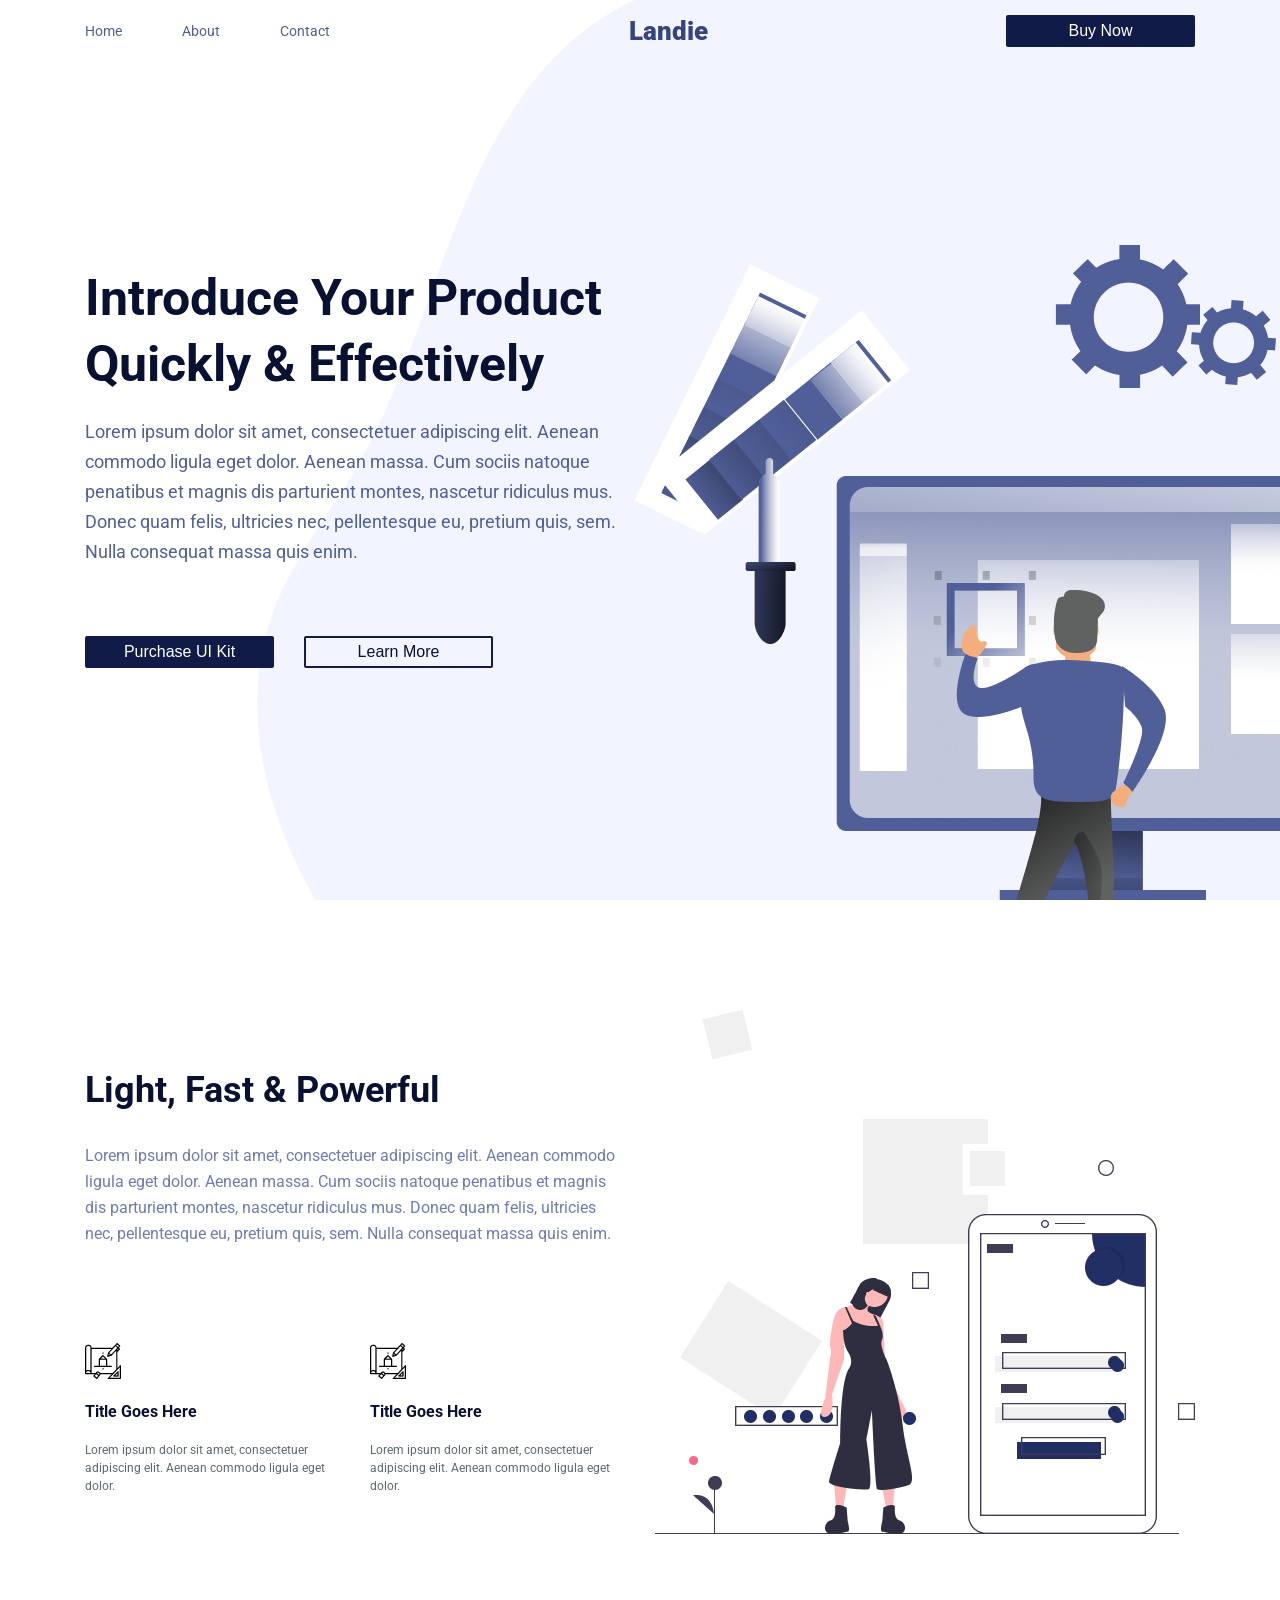
<file: projeto-semana-06-turma-05-starter/index.html>
<!DOCTYPE html>
<!DOCTYPE html>
<html lang="pt-br">
  <head>
    <meta charset="UTF-8" />
    <meta http-equiv="X-UA-Compatible" content="IE=edge" />
    <meta name="viewport" content="width=device-width, initial-scale=1.0" />
    <link rel="preconnect" href="https://fonts.googleapis.com" />
    <link rel="preconnect" href="https://fonts.gstatic.com" crossorigin />
    <link
      href="https://fonts.googleapis.com/css2?family=Roboto:wght@400;500;700;900&display=swap"
      rel="stylesheet"
    />
    <link rel="stylesheet" href="./assets/styles.css" />
    <title>Landing Page</title>
  </head>
  <body>
    <header class="header">
      <nav class="navbar">
        <div class="container">
          <div class="navbar-links">
            <a class="link" href="">Home</a>
            <a class="link" href="">About</a>
            <a class="link" href="">Contact</a>
          </div>
          <span class="logo">Landie</span>
          <button class="button button__primary">Buy Now</button>
        </div>
      </nav>
      <div class="container">
        <div class="intro">
          <h1 class="intro-title">
            Introduce Your Product Quickly & Effectively
          </h1>
          <p class="intro-description">
            Lorem ipsum dolor sit amet, consectetuer adipiscing elit. Aenean
            commodo ligula eget dolor. Aenean massa. Cum sociis natoque
            penatibus et magnis dis parturient montes, nascetur ridiculus mus.
            Donec quam felis, ultricies nec, pellentesque eu, pretium quis, sem.
            Nulla consequat massa quis enim.
          </p>
          <div class="intro-buttons">
            <button class="button button__primary">Purchase UI Kit</button>
            <button class="button button__outlined">Learn More</button>
          </div>
        </div>
      </div>
    </header>
    <main>
      <section class="sad-woman container">
        <div class="sad-woman-content">
          <h2 class="sad-woman-content-title">Light, Fast & Powerful</h2>
          <p class="sad-woman-content-description">
            Lorem ipsum dolor sit amet, consectetuer adipiscing elit. Aenean
            commodo ligula eget dolor. Aenean massa. Cum sociis natoque
            penatibus et magnis dis parturient montes, nascetur ridiculus mus.
            Donec quam felis, ultricies nec, pellentesque eu, pretium quis, sem.
            Nulla consequat massa quis enim.
          </p>
          <div class="sad-woman-blocks">
            <div class="sad-woman-blocks-item">
              <img src="./assets/images/Icon.png" />
              <h3 class="sad-woman-blocks-item-title">Title Goes Here</h3>
              <p class="sad-woman-blocks-item-description">
                Lorem ipsum dolor sit amet, consectetuer adipiscing elit. Aenean
                commodo ligula eget dolor.
              </p>
            </div>
            <div class="sad-woman-blocks-item">
              <img src="./assets/images/Icon.png" />
              <h3 class="sad-woman-blocks-item-title">Title Goes Here</h3>
              <p class="sad-woman-blocks-item-description">
                Lorem ipsum dolor sit amet, consectetuer adipiscing elit. Aenean
                commodo ligula eget dolor.
              </p>
            </div>
          </div>
        </div>
        <img src="./assets/images/woman.png" />
      </section>
    </main>
  </body>
</html>
</file>
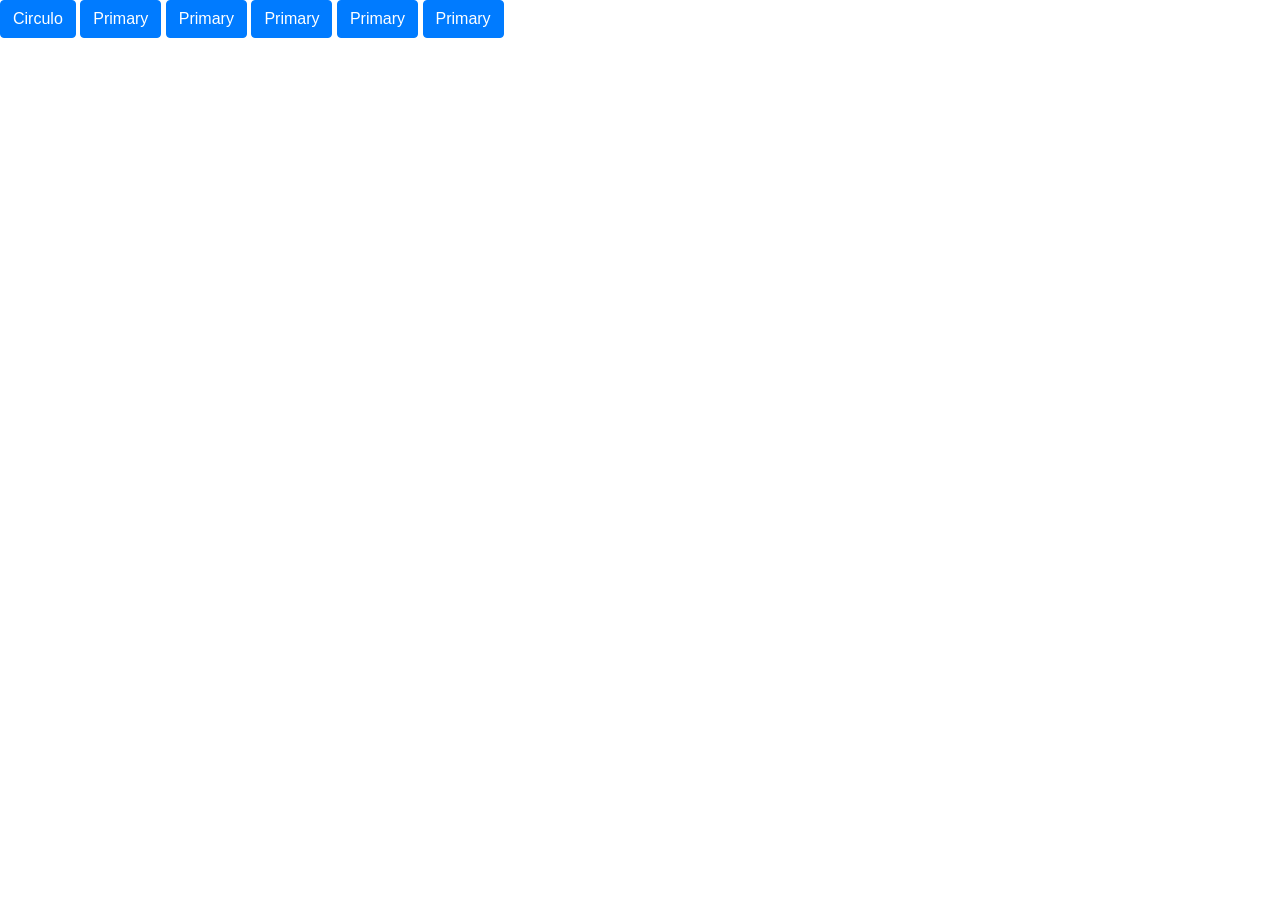
<file: Estudos_basicos/exempolo/index.html>
<!DOCTYPE html>
<html lang="pt-br">
<head>
    <meta charset="UTF-8">
    <meta http-equiv="X-UA-Compatible" content="IE=edge">
    <meta name="viewport" content="width=device-width, initial-scale=1.0">
    <title>exercicios js</title>
    <link rel="stylesheet" href="https://cdn.jsdelivr.net/npm/bootstrap@4.0.0/dist/css/bootstrap.min.css" integrity="sha384-Gn5384xqQ1aoWXA+058RXPxPg6fy4IWvTNh0E263XmFcJlSAwiGgFAW/dAiS6JXm" crossorigin="anonymous">

</head>
<body>
    <button type="button" class="btn btn-primary">Circulo</button>

    <button type="button" class="btn btn-primary">Primary</button>
     
    <button type="button" class="btn btn-primary">Primary</button>

    <button type="button" class="btn btn-primary">Primary</button>

    <button type="button" class="btn btn-primary">Primary</button>
     
    <button type="button" class="btn btn-primary">Primary</button>




    <script>
     
 




    



    </script>
</body>
</html>
</file>
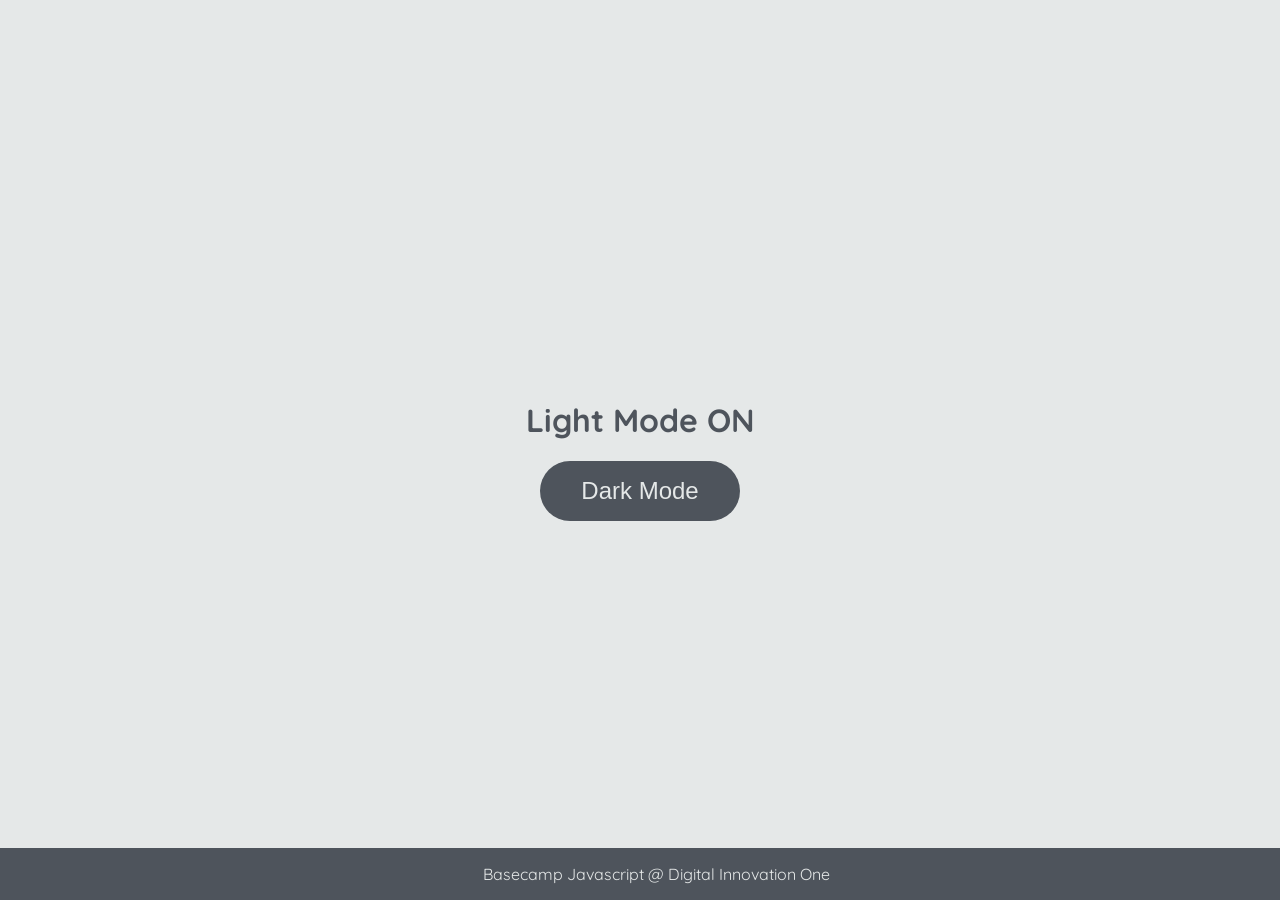
<file: JAVASCRIPT-FORK-UTILIZADO-NO-APRENDIZADO-TQI/DOM/index.html>
<!DOCTYPE html>
<html lang="en">
	<head>
		<meta charset="UTF-8" />
		<meta http-equiv="X-UA-Compatible" content="IE=edge" />
		<meta name="viewport" content="width=device-width, initial-scale=1.0" />
		<link rel="stylesheet" href="assets/css/styles.css" />
		<title>Dark mode and Light Mode</title>
	</head>
	<body>
		<main>
			<h1 id="page-title">Light Mode ON</h1>
			<button aria-label="selecionar-modo" id="mode-selector">Dark Mode</button>
		</main>

		<footer>Basecamp Javascript @ Digital Innovation One</footer>
		<script src="assets/js/scripts.js"></script>
	</body>
</html>
</file>
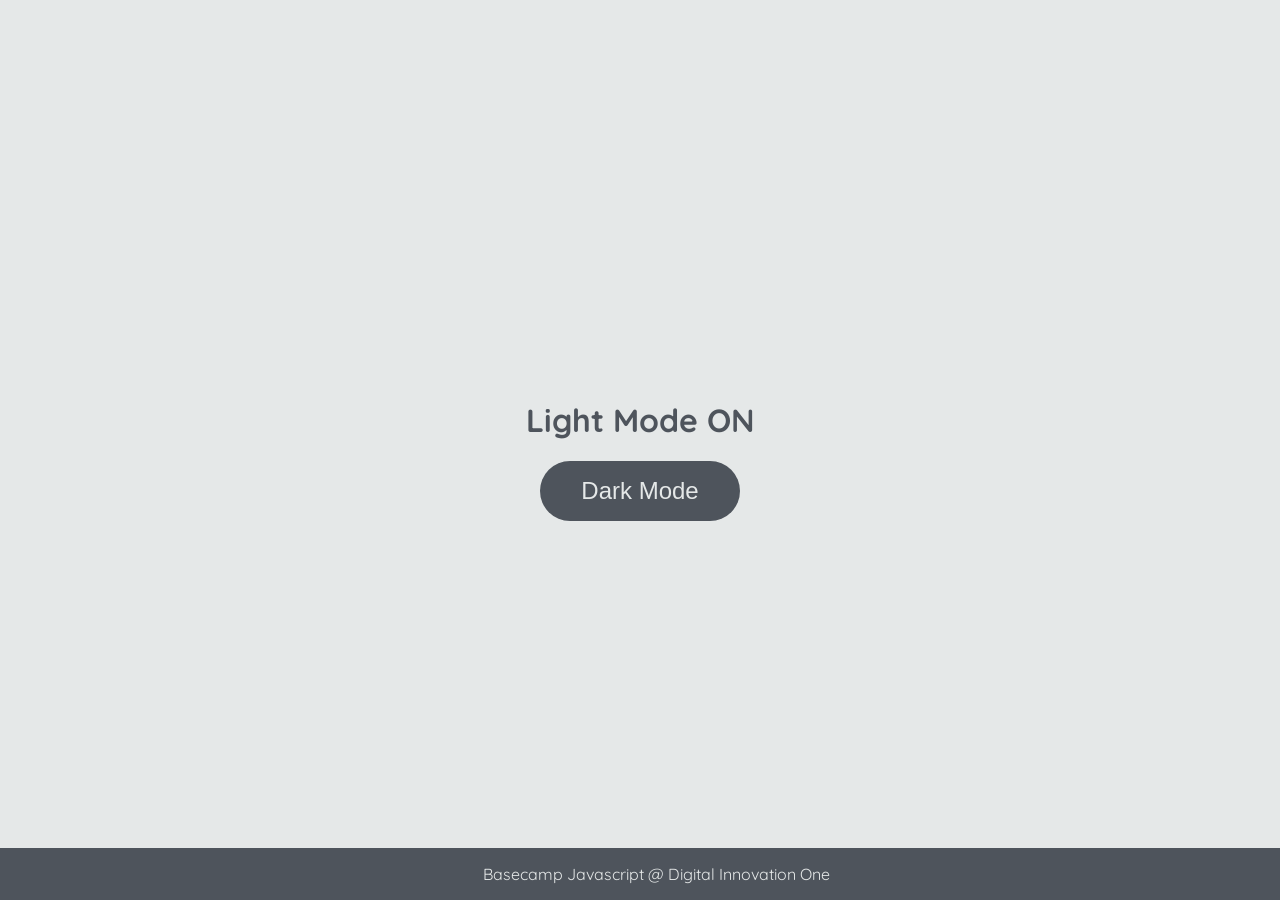
<file: Modulo-JS-FullSTACK-TQI-APRENDIZADO/atividadeManipulandoDOM/index.html>
<!DOCTYPE html>
<html lang="en">
  <head>
    <meta charset="UTF-8" />
    <meta http-equiv="X-UA-Compatible" content="IE=edge" />
    <meta name="viewport" content="width=device-width, initial-scale=1.0" />
    <link rel="stylesheet" href="assets/css/styles.css" />
    <title>Dark mode and Light Mode</title>
  </head>
  <body>
    <main>
      <h1 id="page-title">Light Mode ON</h1>
      <button aria-label="selecionar-modo" id="mode-selector">Dark Mode</button>
    </main>

    <footer>Basecamp Javascript @ Digital Innovation One</footer>
    <script src="assets/js/scripts.js"></script>
  </body>
</html>
</file>
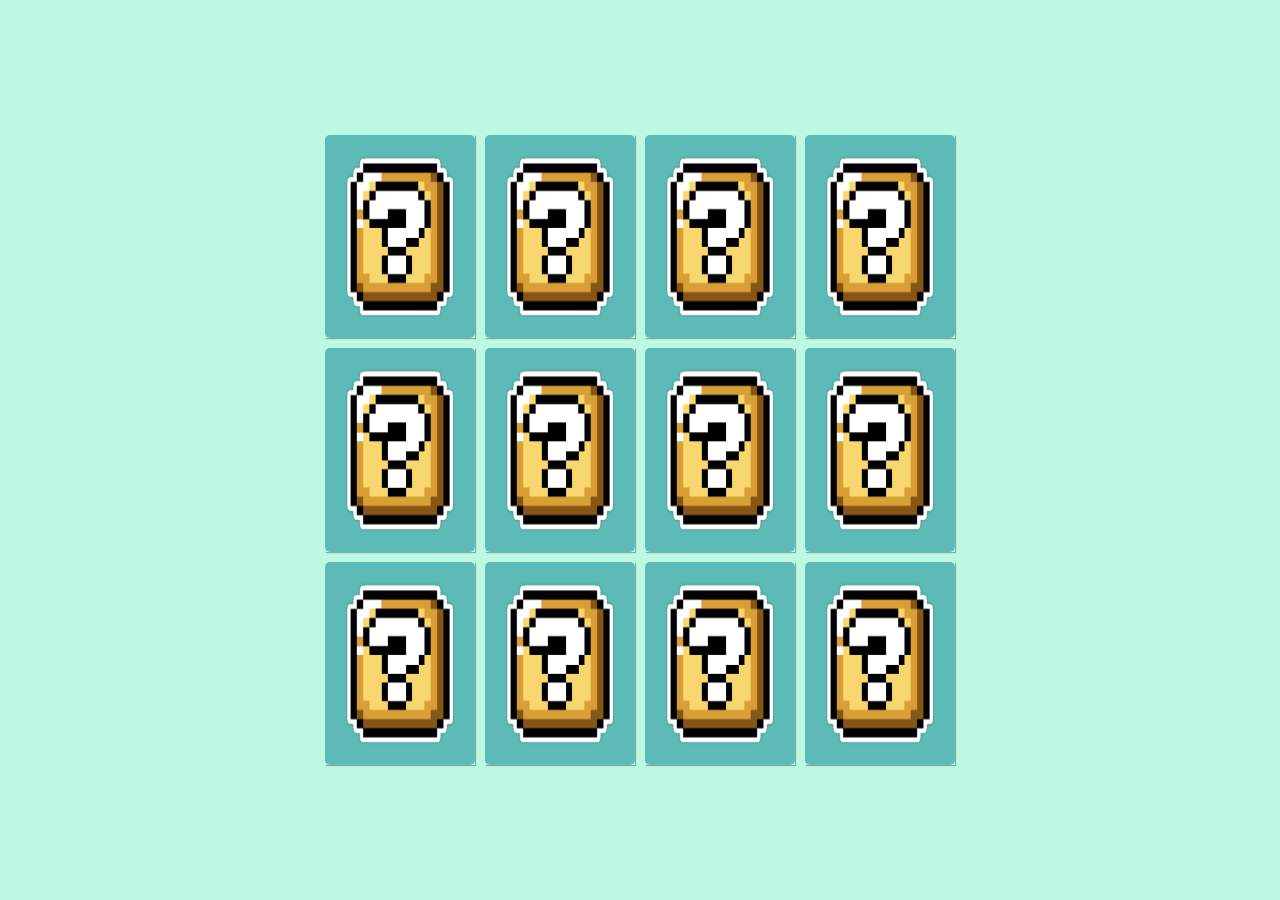
<file: Modulo-JS-FullSTACK-TQI-APRENDIZADO/Jogo Da Memoria/index.html>
<!DOCTYPE html>
<html lang="en">
  <head>
    <meta charset="UTF-8" />
    <meta name="viewport" content="width=device-width, initial-scale=1.0" />
    <link rel="stylesheet" href="./style.css" />
    <title>Jogo da memória</title>
  </head>
  <body>
    <main class="memory-game">
      <div class="card" data-card="bowser">
        <img class="card-front" src="./img/bowser.jpg" alt="Face da carta" />
        <img class="card-back" src="./img/box.png" alt="Verso da carta" />
      </div>
      <div class="card" data-card="luigi">
        <img class="card-front" src="./img/luigi.png" alt="Face da carta" />
        <img class="card-back" src="./img/box.png" alt="Verso da carta" />
      </div>
      <div class="card" data-card="mario">
        <img class="card-front" src="./img/mario.png" alt="Face da carta" />
        <img class="card-back" src="./img/box.png" alt="Verso da carta" />
      </div>
      <div class="card" data-card="peach">
        <img class="card-front" src="./img/peach.png" alt="Face da carta" />
        <img class="card-back" src="./img/box.png" alt="Verso da carta" />
      </div>
      <div class="card" data-card="toad">
        <img class="card-front" src="./img/toad.png" alt="Face da carta" />
        <img class="card-back" src="./img/box.png" alt="Verso da carta" />
      </div>
      <div class="card" data-card="yoshi">
        <img class="card-front" src="./img/yoshi.png" alt="Face da carta" />
        <img class="card-back" src="./img/box.png" alt="Verso da carta" />
      </div>
      <div class="card" data-card="bowser">
        <img class="card-front" src="./img/bowser.jpg" alt="Face da carta" />
        <img class="card-back" src="./img/box.png" alt="Verso da carta" />
      </div>
      <div class="card" data-card="luigi">
        <img class="card-front" src="./img/luigi.png" alt="Face da carta" />
        <img class="card-back" src="./img/box.png" alt="Verso da carta" />
      </div>
      <div class="card" data-card="mario">
        <img class="card-front" src="./img/mario.png" alt="Face da carta" />
        <img class="card-back" src="./img/box.png" alt="Verso da carta" />
      </div>
      <div class="card" data-card="peach">
        <img class="card-front" src="./img/peach.png" alt="Face da carta" />
        <img class="card-back" src="./img/box.png" alt="Verso da carta" />
      </div>
      <div class="card" data-card="toad">
        <img class="card-front" src="./img/toad.png" alt="Face da carta" />
        <img class="card-back" src="./img/box.png" alt="Verso da carta" />
      </div>
      <div class="card" data-card="yoshi">
        <img class="card-front" src="./img/yoshi.png" alt="Face da carta" />
        <img class="card-back" src="./img/box.png" alt="Verso da carta" />
      </div>
    </main>
    <script src="./script.js"></script>
  </body>
</html>
</file>
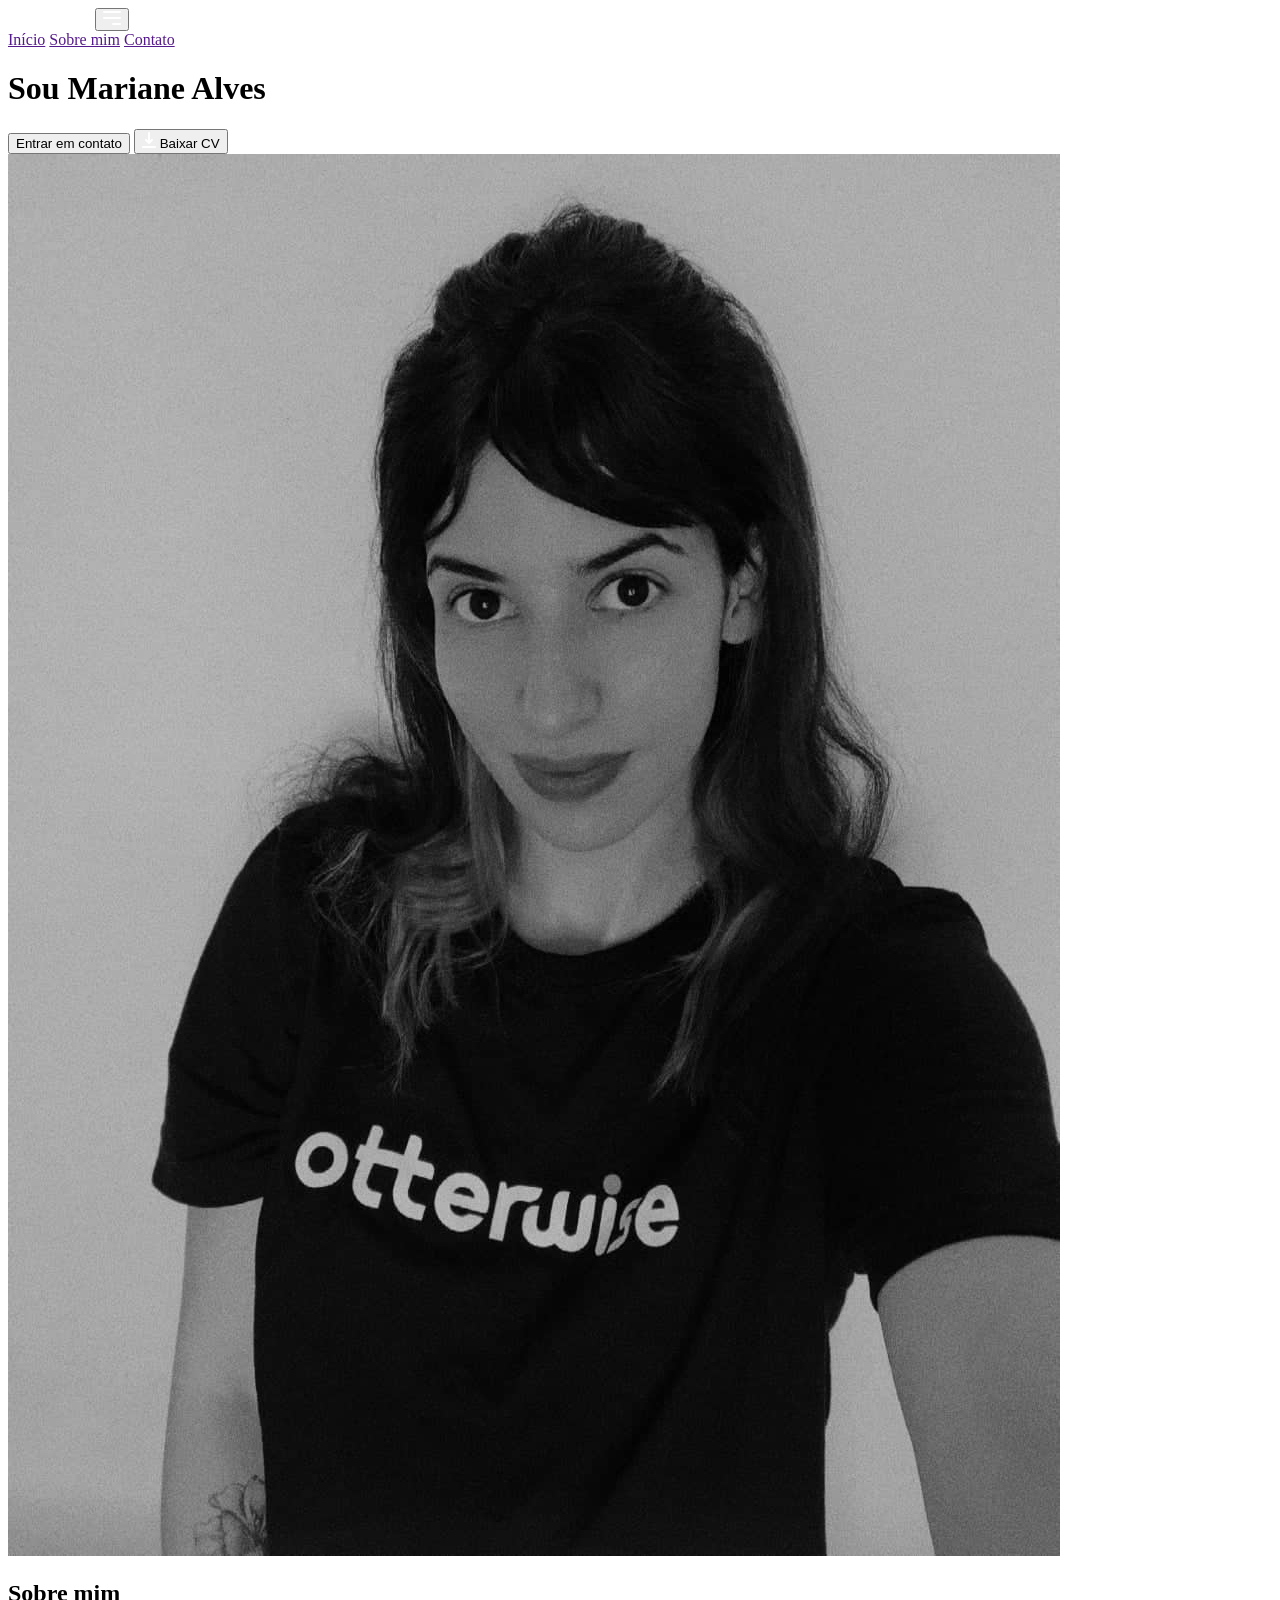
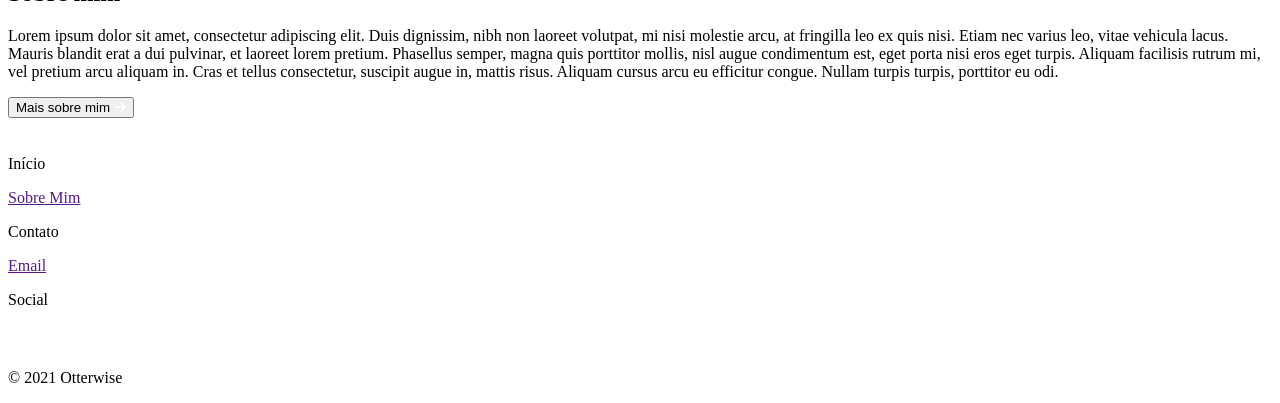
<file: projeto-semana07-starter/src/index.html>
<!DOCTYPE html>
<html lang="pt-br">
  <head>
    <meta charset="UTF-8" />
    <meta http-equiv="X-UA-Compatible" content="IE=edge" />
    <meta name="viewport" content="width=device-width, initial-scale=1.0" />
    <link rel="preconnect" href="https://fonts.googleapis.com" />
    <link rel="preconnect" href="https://fonts.gstatic.com" crossorigin />
    <link
      href="https://fonts.googleapis.com/css2?family=DM+Sans:wght@400;500;700&display=swap"
      rel="stylesheet"
    />
    <link rel="stylesheet" href="./index.scss" />
    <title>Portfolio</title>
  </head>
  <body>
    <header>
      <nav class="navbar flex space-between">
        <div class="container flex space-between">
          <svg
            class="navbar-logo"
            width="83"
            height="17"
            viewBox="0 0 83 17"
            fill="none"
            xmlns="http://www.w3.org/2000/svg"
          >
            <path
              d="M4.58 2C6.59333 2 8.13333 2.36667 9.2 3.1C10.28 3.83333 10.82 4.98 10.82 6.54C10.82 7.35333 10.6733 8.05333 10.38 8.64C10.1 9.21333 9.68667 9.68667 9.14 10.06C8.59333 10.42 7.92667 10.6867 7.14 10.86C6.35333 11.0333 5.45333 11.12 4.44 11.12H3.18V16H0.66V2.34C1.24667 2.20667 1.89333 2.12 2.6 2.08C3.32 2.02667 3.98 2 4.58 2ZM4.76 4.18C4.12 4.18 3.59333 4.2 3.18 4.24V8.96H4.4C5.61333 8.96 6.54667 8.79333 7.2 8.46C7.85333 8.11333 8.18 7.46667 8.18 6.52C8.18 6.06667 8.09333 5.68667 7.92 5.38C7.74667 5.07333 7.50667 4.83333 7.2 4.66C6.89333 4.48667 6.52667 4.36667 6.1 4.3C5.68667 4.22 5.24 4.18 4.76 4.18ZM22.2594 10.76C22.2594 11.5867 22.1394 12.34 21.8994 13.02C21.6594 13.7 21.3194 14.28 20.8794 14.76C20.4394 15.24 19.906 15.6133 19.2794 15.88C18.666 16.1467 17.986 16.28 17.2394 16.28C16.4927 16.28 15.8127 16.1467 15.1994 15.88C14.586 15.6133 14.0594 15.24 13.6194 14.76C13.1794 14.28 12.8327 13.7 12.5794 13.02C12.3394 12.34 12.2194 11.5867 12.2194 10.76C12.2194 9.93333 12.3394 9.18667 12.5794 8.52C12.8327 7.84 13.1794 7.26 13.6194 6.78C14.0727 6.3 14.606 5.93333 15.2194 5.68C15.8327 5.41333 16.506 5.28 17.2394 5.28C17.9727 5.28 18.646 5.41333 19.2594 5.68C19.886 5.93333 20.4194 6.3 20.8594 6.78C21.2994 7.26 21.6394 7.84 21.8794 8.52C22.1327 9.18667 22.2594 9.93333 22.2594 10.76ZM19.7794 10.76C19.7794 9.72 19.5527 8.9 19.0994 8.3C18.6594 7.68667 18.0394 7.38 17.2394 7.38C16.4394 7.38 15.8127 7.68667 15.3594 8.3C14.9194 8.9 14.6994 9.72 14.6994 10.76C14.6994 11.8133 14.9194 12.6467 15.3594 13.26C15.8127 13.8733 16.4394 14.18 17.2394 14.18C18.0394 14.18 18.6594 13.8733 19.0994 13.26C19.5527 12.6467 19.7794 11.8133 19.7794 10.76ZM30.8625 7.72C30.6625 7.65333 30.3825 7.58667 30.0225 7.52C29.6758 7.44 29.2692 7.4 28.8025 7.4C28.5358 7.4 28.2492 7.42667 27.9425 7.48C27.6492 7.53333 27.4425 7.58 27.3225 7.62V16H24.9025V6.04C25.3692 5.86667 25.9492 5.70667 26.6425 5.56C27.3492 5.4 28.1292 5.32 28.9825 5.32C29.1425 5.32 29.3292 5.33333 29.5425 5.36C29.7558 5.37333 29.9692 5.4 30.1825 5.44C30.3958 5.46667 30.6025 5.50667 30.8025 5.56C31.0025 5.6 31.1625 5.64 31.2825 5.68L30.8625 7.72ZM32.9989 2.78L35.4189 2.38V5.54H39.1389V7.56H35.4189V11.82C35.4189 12.66 35.5522 13.26 35.8189 13.62C36.0856 13.98 36.5389 14.16 37.1789 14.16C37.6189 14.16 38.0056 14.1133 38.3389 14.02C38.6856 13.9267 38.9589 13.84 39.1589 13.76L39.5589 15.68C39.2789 15.8 38.9122 15.92 38.4589 16.04C38.0056 16.1733 37.4722 16.24 36.8589 16.24C36.1122 16.24 35.4856 16.14 34.9789 15.94C34.4856 15.74 34.0922 15.4533 33.7989 15.08C33.5056 14.6933 33.2989 14.2333 33.1789 13.7C33.0589 13.1533 32.9989 12.5333 32.9989 11.84V2.78ZM45.8883 0.48C46.4483 0.48 46.9416 0.533333 47.3683 0.64C47.7949 0.733333 48.1149 0.819999 48.3283 0.899999L47.8683 2.9C47.6416 2.79333 47.3749 2.70667 47.0683 2.64C46.7749 2.57333 46.4549 2.54 46.1083 2.54C45.7216 2.54 45.3949 2.6 45.1283 2.72C44.8616 2.82667 44.6483 2.98 44.4883 3.18C44.3283 3.38 44.2149 3.62667 44.1483 3.92C44.0816 4.2 44.0483 4.50667 44.0483 4.84V5.54H47.8483V7.56H44.0483V16H41.6283V4.8C41.6283 3.45333 41.9816 2.4 42.6883 1.64C43.3949 0.866666 44.4616 0.48 45.8883 0.48ZM59.0508 10.76C59.0508 11.5867 58.9308 12.34 58.6908 13.02C58.4508 13.7 58.1108 14.28 57.6708 14.76C57.2308 15.24 56.6974 15.6133 56.0708 15.88C55.4574 16.1467 54.7774 16.28 54.0308 16.28C53.2841 16.28 52.6041 16.1467 51.9908 15.88C51.3774 15.6133 50.8508 15.24 50.4108 14.76C49.9708 14.28 49.6241 13.7 49.3708 13.02C49.1308 12.34 49.0108 11.5867 49.0108 10.76C49.0108 9.93333 49.1308 9.18667 49.3708 8.52C49.6241 7.84 49.9708 7.26 50.4108 6.78C50.8641 6.3 51.3974 5.93333 52.0108 5.68C52.6241 5.41333 53.2974 5.28 54.0308 5.28C54.7641 5.28 55.4374 5.41333 56.0508 5.68C56.6774 5.93333 57.2108 6.3 57.6508 6.78C58.0908 7.26 58.4308 7.84 58.6708 8.52C58.9241 9.18667 59.0508 9.93333 59.0508 10.76ZM56.5708 10.76C56.5708 9.72 56.3441 8.9 55.8908 8.3C55.4508 7.68667 54.8308 7.38 54.0308 7.38C53.2308 7.38 52.6041 7.68667 52.1508 8.3C51.7108 8.9 51.4908 9.72 51.4908 10.76C51.4908 11.8133 51.7108 12.6467 52.1508 13.26C52.6041 13.8733 53.2308 14.18 54.0308 14.18C54.8308 14.18 55.4508 13.8733 55.8908 13.26C56.3441 12.6467 56.5708 11.8133 56.5708 10.76ZM65.3339 16.2C64.6139 16.1867 64.0139 16.1067 63.5339 15.96C63.0672 15.8133 62.6939 15.6067 62.4139 15.34C62.1339 15.06 61.9339 14.72 61.8139 14.32C61.7072 13.9067 61.6539 13.44 61.6539 12.92V0.879999L64.0739 0.48V12.46C64.0739 12.7533 64.0939 13 64.1339 13.2C64.1872 13.4 64.2739 13.5733 64.3939 13.72C64.5139 13.8533 64.6739 13.96 64.8739 14.04C65.0872 14.1067 65.3539 14.16 65.6739 14.2L65.3339 16.2ZM70.2214 16H67.8014V5.54H70.2214V16ZM70.4814 2.48C70.4814 2.93333 70.3347 3.29333 70.0414 3.56C69.7481 3.82667 69.4014 3.96 69.0014 3.96C68.5881 3.96 68.2347 3.82667 67.9414 3.56C67.6481 3.29333 67.5014 2.93333 67.5014 2.48C67.5014 2.01333 67.6481 1.64667 67.9414 1.38C68.2347 1.11333 68.5881 0.979999 69.0014 0.979999C69.4014 0.979999 69.7481 1.11333 70.0414 1.38C70.3347 1.64667 70.4814 2.01333 70.4814 2.48ZM82.9187 10.76C82.9187 11.5867 82.7987 12.34 82.5587 13.02C82.3187 13.7 81.9787 14.28 81.5387 14.76C81.0987 15.24 80.5654 15.6133 79.9387 15.88C79.3254 16.1467 78.6454 16.28 77.8987 16.28C77.1521 16.28 76.4721 16.1467 75.8587 15.88C75.2454 15.6133 74.7187 15.24 74.2787 14.76C73.8387 14.28 73.4921 13.7 73.2387 13.02C72.9987 12.34 72.8787 11.5867 72.8787 10.76C72.8787 9.93333 72.9987 9.18667 73.2387 8.52C73.4921 7.84 73.8387 7.26 74.2787 6.78C74.7321 6.3 75.2654 5.93333 75.8787 5.68C76.4921 5.41333 77.1654 5.28 77.8987 5.28C78.6321 5.28 79.3054 5.41333 79.9187 5.68C80.5454 5.93333 81.0787 6.3 81.5187 6.78C81.9587 7.26 82.2987 7.84 82.5387 8.52C82.7921 9.18667 82.9187 9.93333 82.9187 10.76ZM80.4387 10.76C80.4387 9.72 80.2121 8.9 79.7587 8.3C79.3187 7.68667 78.6987 7.38 77.8987 7.38C77.0987 7.38 76.4721 7.68667 76.0187 8.3C75.5787 8.9 75.3587 9.72 75.3587 10.76C75.3587 11.8133 75.5787 12.6467 76.0187 13.26C76.4721 13.8733 77.0987 14.18 77.8987 14.18C78.6987 14.18 79.3187 13.8733 79.7587 13.26C80.2121 12.6467 80.4387 11.8133 80.4387 10.76Z"
              fill="white"
            />
          </svg>
          <button class="navbar-burger">
            <svg
              width="18"
              height="14"
              viewBox="0 0 18 14"
              fill="none"
              xmlns="http://www.w3.org/2000/svg"
            >
              <path
                d="M1 1H17M1 7H17M10 13H17"
                stroke="white"
                stroke-width="2"
                stroke-linecap="round"
                stroke-linejoin="round"
              />
            </svg>
          </button>
          <div class="navbar-links">
            <a class="navbar-links-link" href="">Início</a>
            <a class="navbar-links-link" href="">Sobre mim</a>
            <a class="navbar-links-link" href="">Contato</a>
          </div>
        </div>
      </nav>
      <div class="my-info flex">
        <h1 class="my-info-title">
          Sou <span class="my-info-title-name">Mariane Alves</span>
        </h1>
        <div class="my-info-buttons flex">
          <button class="button button__solid">Entrar em contato</button>
          <button class="button button__outlined">
            <svg
              width="14"
              height="16"
              viewBox="0 0 14 16"
              fill="none"
              xmlns="http://www.w3.org/2000/svg"
            >
              <path
                fill-rule="evenodd"
                clip-rule="evenodd"
                d="M0 15C-2.41411e-08 14.4477 0.447715 14 1 14H13C13.5523 14 14 14.4477 14 15C14 15.5523 13.5523 16 13 16H1C0.447715 16 2.41411e-08 15.5523 0 15ZM3.29289 7.29289C3.68342 6.90237 4.31658 6.90237 4.70711 7.29289L6 8.58579L6 1C6 0.447716 6.44771 2.41411e-08 7 0C7.55228 -2.41411e-08 8 0.447715 8 1L8 8.58579L9.29289 7.29289C9.68342 6.90237 10.3166 6.90237 10.7071 7.29289C11.0976 7.68342 11.0976 8.31658 10.7071 8.70711L7.70711 11.7071C7.51957 11.8946 7.26522 12 7 12C6.73478 12 6.48043 11.8946 6.29289 11.7071L3.29289 8.70711C2.90237 8.31658 2.90237 7.68342 3.29289 7.29289Z"
                fill="white"
              />
            </svg>
            <span class="button-text button-text__mr-left">Baixar CV</span>
          </button>
        </div>
      </div>
    </header>
    <section class="about">
      <div class="about-card flex">
        <img class="about-card-img" src="./images/perfil.jpg" />

        <div class="about-card-content">
          <h2 class="about-card-title">Sobre mim</h2>
          <p class="about-card-description">
            Lorem ipsum dolor sit amet, consectetur adipiscing elit. Duis
            dignissim, nibh non laoreet volutpat, mi nisi molestie arcu, at
            fringilla leo ex quis nisi. Etiam nec varius leo, vitae vehicula
            lacus. Mauris blandit erat a dui pulvinar, et laoreet lorem pretium.
            Phasellus semper, magna quis porttitor mollis, nisl augue
            condimentum est, eget porta nisi eros eget turpis. Aliquam facilisis
            rutrum mi, vel pretium arcu aliquam in. Cras et tellus consectetur,
            suscipit augue in, mattis risus. Aliquam cursus arcu eu efficitur
            congue. Nullam turpis turpis, porttitor eu odi.
          </p>
          <button class="button button__outlined">
            <span class="button-text button-text__mr-right"
              >Mais sobre mim</span
            >
            <svg
              width="12"
              height="10"
              viewBox="0 0 12 10"
              fill="none"
              xmlns="http://www.w3.org/2000/svg"
            >
              <path
                d="M7.16667 0.916626L11.25 4.99996M11.25 4.99996L7.16667 9.08329M11.25 4.99996L0.75 4.99996"
                stroke="white"
                stroke-width="1.5"
                stroke-linecap="round"
                stroke-linejoin="round"
              />
            </svg>
          </button>
        </div>
      </div>
    </section>
    <footer class="footer flex">
      <div class="container footer__border">
        <div class="footer-content flex">
          <svg
            class="footer-logo"
            width="83"
            height="17"
            viewBox="0 0 83 17"
            fill="none"
            xmlns="http://www.w3.org/2000/svg"
          >
            <path
              d="M4.58 2C6.59333 2 8.13333 2.36667 9.2 3.1C10.28 3.83333 10.82 4.98 10.82 6.54C10.82 7.35333 10.6733 8.05333 10.38 8.64C10.1 9.21333 9.68667 9.68667 9.14 10.06C8.59333 10.42 7.92667 10.6867 7.14 10.86C6.35333 11.0333 5.45333 11.12 4.44 11.12H3.18V16H0.66V2.34C1.24667 2.20667 1.89333 2.12 2.6 2.08C3.32 2.02667 3.98 2 4.58 2ZM4.76 4.18C4.12 4.18 3.59333 4.2 3.18 4.24V8.96H4.4C5.61333 8.96 6.54667 8.79333 7.2 8.46C7.85333 8.11333 8.18 7.46667 8.18 6.52C8.18 6.06667 8.09333 5.68667 7.92 5.38C7.74667 5.07333 7.50667 4.83333 7.2 4.66C6.89333 4.48667 6.52667 4.36667 6.1 4.3C5.68667 4.22 5.24 4.18 4.76 4.18ZM22.2594 10.76C22.2594 11.5867 22.1394 12.34 21.8994 13.02C21.6594 13.7 21.3194 14.28 20.8794 14.76C20.4394 15.24 19.906 15.6133 19.2794 15.88C18.666 16.1467 17.986 16.28 17.2394 16.28C16.4927 16.28 15.8127 16.1467 15.1994 15.88C14.586 15.6133 14.0594 15.24 13.6194 14.76C13.1794 14.28 12.8327 13.7 12.5794 13.02C12.3394 12.34 12.2194 11.5867 12.2194 10.76C12.2194 9.93333 12.3394 9.18667 12.5794 8.52C12.8327 7.84 13.1794 7.26 13.6194 6.78C14.0727 6.3 14.606 5.93333 15.2194 5.68C15.8327 5.41333 16.506 5.28 17.2394 5.28C17.9727 5.28 18.646 5.41333 19.2594 5.68C19.886 5.93333 20.4194 6.3 20.8594 6.78C21.2994 7.26 21.6394 7.84 21.8794 8.52C22.1327 9.18667 22.2594 9.93333 22.2594 10.76ZM19.7794 10.76C19.7794 9.72 19.5527 8.9 19.0994 8.3C18.6594 7.68667 18.0394 7.38 17.2394 7.38C16.4394 7.38 15.8127 7.68667 15.3594 8.3C14.9194 8.9 14.6994 9.72 14.6994 10.76C14.6994 11.8133 14.9194 12.6467 15.3594 13.26C15.8127 13.8733 16.4394 14.18 17.2394 14.18C18.0394 14.18 18.6594 13.8733 19.0994 13.26C19.5527 12.6467 19.7794 11.8133 19.7794 10.76ZM30.8625 7.72C30.6625 7.65333 30.3825 7.58667 30.0225 7.52C29.6758 7.44 29.2692 7.4 28.8025 7.4C28.5358 7.4 28.2492 7.42667 27.9425 7.48C27.6492 7.53333 27.4425 7.58 27.3225 7.62V16H24.9025V6.04C25.3692 5.86667 25.9492 5.70667 26.6425 5.56C27.3492 5.4 28.1292 5.32 28.9825 5.32C29.1425 5.32 29.3292 5.33333 29.5425 5.36C29.7558 5.37333 29.9692 5.4 30.1825 5.44C30.3958 5.46667 30.6025 5.50667 30.8025 5.56C31.0025 5.6 31.1625 5.64 31.2825 5.68L30.8625 7.72ZM32.9989 2.78L35.4189 2.38V5.54H39.1389V7.56H35.4189V11.82C35.4189 12.66 35.5522 13.26 35.8189 13.62C36.0856 13.98 36.5389 14.16 37.1789 14.16C37.6189 14.16 38.0056 14.1133 38.3389 14.02C38.6856 13.9267 38.9589 13.84 39.1589 13.76L39.5589 15.68C39.2789 15.8 38.9122 15.92 38.4589 16.04C38.0056 16.1733 37.4722 16.24 36.8589 16.24C36.1122 16.24 35.4856 16.14 34.9789 15.94C34.4856 15.74 34.0922 15.4533 33.7989 15.08C33.5056 14.6933 33.2989 14.2333 33.1789 13.7C33.0589 13.1533 32.9989 12.5333 32.9989 11.84V2.78ZM45.8883 0.48C46.4483 0.48 46.9416 0.533333 47.3683 0.64C47.7949 0.733333 48.1149 0.819999 48.3283 0.899999L47.8683 2.9C47.6416 2.79333 47.3749 2.70667 47.0683 2.64C46.7749 2.57333 46.4549 2.54 46.1083 2.54C45.7216 2.54 45.3949 2.6 45.1283 2.72C44.8616 2.82667 44.6483 2.98 44.4883 3.18C44.3283 3.38 44.2149 3.62667 44.1483 3.92C44.0816 4.2 44.0483 4.50667 44.0483 4.84V5.54H47.8483V7.56H44.0483V16H41.6283V4.8C41.6283 3.45333 41.9816 2.4 42.6883 1.64C43.3949 0.866666 44.4616 0.48 45.8883 0.48ZM59.0508 10.76C59.0508 11.5867 58.9308 12.34 58.6908 13.02C58.4508 13.7 58.1108 14.28 57.6708 14.76C57.2308 15.24 56.6974 15.6133 56.0708 15.88C55.4574 16.1467 54.7774 16.28 54.0308 16.28C53.2841 16.28 52.6041 16.1467 51.9908 15.88C51.3774 15.6133 50.8508 15.24 50.4108 14.76C49.9708 14.28 49.6241 13.7 49.3708 13.02C49.1308 12.34 49.0108 11.5867 49.0108 10.76C49.0108 9.93333 49.1308 9.18667 49.3708 8.52C49.6241 7.84 49.9708 7.26 50.4108 6.78C50.8641 6.3 51.3974 5.93333 52.0108 5.68C52.6241 5.41333 53.2974 5.28 54.0308 5.28C54.7641 5.28 55.4374 5.41333 56.0508 5.68C56.6774 5.93333 57.2108 6.3 57.6508 6.78C58.0908 7.26 58.4308 7.84 58.6708 8.52C58.9241 9.18667 59.0508 9.93333 59.0508 10.76ZM56.5708 10.76C56.5708 9.72 56.3441 8.9 55.8908 8.3C55.4508 7.68667 54.8308 7.38 54.0308 7.38C53.2308 7.38 52.6041 7.68667 52.1508 8.3C51.7108 8.9 51.4908 9.72 51.4908 10.76C51.4908 11.8133 51.7108 12.6467 52.1508 13.26C52.6041 13.8733 53.2308 14.18 54.0308 14.18C54.8308 14.18 55.4508 13.8733 55.8908 13.26C56.3441 12.6467 56.5708 11.8133 56.5708 10.76ZM65.3339 16.2C64.6139 16.1867 64.0139 16.1067 63.5339 15.96C63.0672 15.8133 62.6939 15.6067 62.4139 15.34C62.1339 15.06 61.9339 14.72 61.8139 14.32C61.7072 13.9067 61.6539 13.44 61.6539 12.92V0.879999L64.0739 0.48V12.46C64.0739 12.7533 64.0939 13 64.1339 13.2C64.1872 13.4 64.2739 13.5733 64.3939 13.72C64.5139 13.8533 64.6739 13.96 64.8739 14.04C65.0872 14.1067 65.3539 14.16 65.6739 14.2L65.3339 16.2ZM70.2214 16H67.8014V5.54H70.2214V16ZM70.4814 2.48C70.4814 2.93333 70.3347 3.29333 70.0414 3.56C69.7481 3.82667 69.4014 3.96 69.0014 3.96C68.5881 3.96 68.2347 3.82667 67.9414 3.56C67.6481 3.29333 67.5014 2.93333 67.5014 2.48C67.5014 2.01333 67.6481 1.64667 67.9414 1.38C68.2347 1.11333 68.5881 0.979999 69.0014 0.979999C69.4014 0.979999 69.7481 1.11333 70.0414 1.38C70.3347 1.64667 70.4814 2.01333 70.4814 2.48ZM82.9187 10.76C82.9187 11.5867 82.7987 12.34 82.5587 13.02C82.3187 13.7 81.9787 14.28 81.5387 14.76C81.0987 15.24 80.5654 15.6133 79.9387 15.88C79.3254 16.1467 78.6454 16.28 77.8987 16.28C77.1521 16.28 76.4721 16.1467 75.8587 15.88C75.2454 15.6133 74.7187 15.24 74.2787 14.76C73.8387 14.28 73.4921 13.7 73.2387 13.02C72.9987 12.34 72.8787 11.5867 72.8787 10.76C72.8787 9.93333 72.9987 9.18667 73.2387 8.52C73.4921 7.84 73.8387 7.26 74.2787 6.78C74.7321 6.3 75.2654 5.93333 75.8787 5.68C76.4921 5.41333 77.1654 5.28 77.8987 5.28C78.6321 5.28 79.3054 5.41333 79.9187 5.68C80.5454 5.93333 81.0787 6.3 81.5187 6.78C81.9587 7.26 82.2987 7.84 82.5387 8.52C82.7921 9.18667 82.9187 9.93333 82.9187 10.76ZM80.4387 10.76C80.4387 9.72 80.2121 8.9 79.7587 8.3C79.3187 7.68667 78.6987 7.38 77.8987 7.38C77.0987 7.38 76.4721 7.68667 76.0187 8.3C75.5787 8.9 75.3587 9.72 75.3587 10.76C75.3587 11.8133 75.5787 12.6467 76.0187 13.26C76.4721 13.8733 77.0987 14.18 77.8987 14.18C78.6987 14.18 79.3187 13.8733 79.7587 13.26C80.2121 12.6467 80.4387 11.8133 80.4387 10.76Z"
              fill="white"
            />
          </svg>
          <div class="footer-column flex">
            <p class="footer-column-name">Início</p>
            <a href="" class="footer-column-link">Sobre Mim</a>
          </div>
          <div class="footer-column">
            <p class="footer-column-name">Contato</p>
            <a href="" class="footer-column-link">Email</a>
          </div>
          <div class="footer-column">
            <p class="footer-column-name">Social</p>
            <a href="" class="footer-column-link"
              ><svg
                width="24"
                height="24"
                viewBox="0 0 24 24"
                fill="none"
                xmlns="http://www.w3.org/2000/svg"
              >
                <path
                  d="M23.5706 1.69637V21.3742C23.5706 21.8241 23.3919 22.2556 23.0737 22.5737C22.7556 22.8919 22.3241 23.0706 21.8742 23.0706H2.19637C1.74646 23.0706 1.31499 22.8919 0.996855 22.5737C0.678724 22.2556 0.5 21.8241 0.5 21.3742L0.5 1.69637C0.5 1.24646 0.678724 0.814985 0.996855 0.496855C1.31499 0.178724 1.74646 0 2.19637 0L21.8742 0C22.3241 0 22.7556 0.178724 23.0737 0.496855C23.3919 0.814985 23.5706 1.24646 23.5706 1.69637ZM7.28547 8.82111H3.89273V19.6779H7.28547V8.82111ZM7.59082 5.0891C7.5926 4.83247 7.54383 4.578 7.44727 4.34022C7.35071 4.10244 7.20826 3.886 7.02805 3.70327C6.84784 3.52055 6.63341 3.37511 6.39699 3.27525C6.16057 3.1754 5.9068 3.12309 5.65017 3.12132H5.5891C5.06721 3.12132 4.5667 3.32864 4.19767 3.69767C3.82864 4.0667 3.62132 4.56721 3.62132 5.0891C3.62132 5.61099 3.82864 6.11151 4.19767 6.48054C4.5667 6.84957 5.06721 7.05689 5.5891 7.05689C5.84575 7.0632 6.10113 7.01888 6.34065 6.92647C6.58017 6.83405 6.79913 6.69534 6.98502 6.51827C7.17091 6.3412 7.32009 6.12924 7.42404 5.8945C7.52798 5.65975 7.58465 5.40683 7.59082 5.15017V5.0891ZM20.1779 13.0824C20.1779 9.81857 18.1015 8.54969 16.0387 8.54969C15.3633 8.51587 14.6909 8.65973 14.0884 8.9669C13.486 9.27408 12.9746 9.73385 12.6053 10.3003H12.5103V8.82111H9.32111V19.6779H12.7138V13.9034C12.6648 13.312 12.8511 12.7252 13.2322 12.2703C13.6134 11.8155 14.1586 11.5294 14.7495 11.4742H14.8784C15.9573 11.4742 16.758 12.1528 16.758 13.8627V19.6779H20.1507L20.1779 13.0824Z"
                  fill="white"
                />
              </svg>
            </a>
          </div>
        </div>
      </div>
      <div class="footer-copy container">
        <p class="footer-copy-text">© 2021 Otterwise</p>
      </div>
    </footer>
  </body>
</html>
</file>
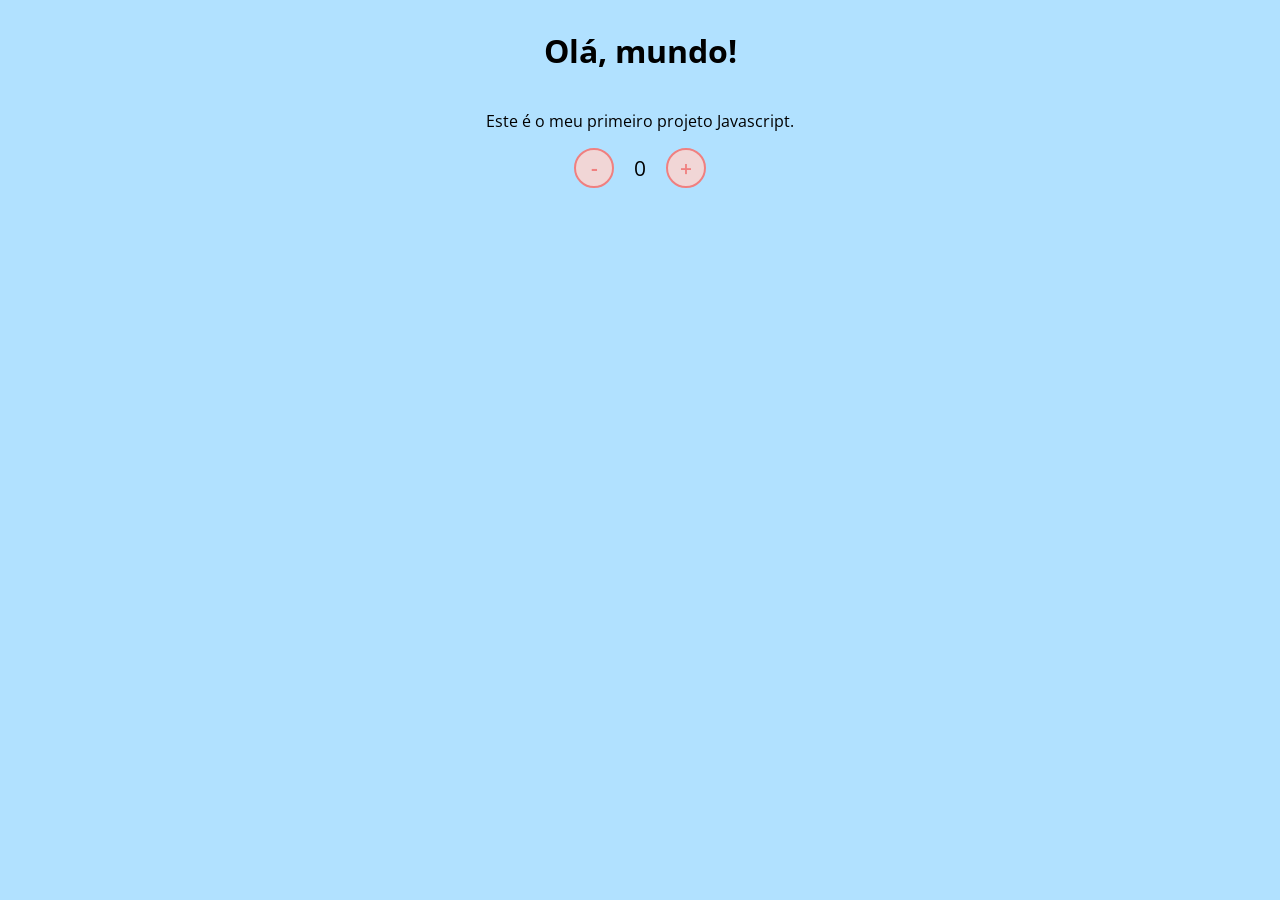
<file: JAVASCRIPT-FORK-UTILIZADO-NO-APRENDIZADO-TQI/introducao-ao-javascript/contador/index.html>
<!DOCTYPE html>
<html lang="en">
<head>
    <meta charset="UTF-8">
    <meta name="viewport" content="width=device-width, initial-scale=1.0">
    <link rel="stylesheet" href="assets/styles.css" />
    <title>Contador</title>
</head>
<body>
    <h1>Olá, mundo!</h1>
    <p>Este é o meu primeiro projeto Javascript.</p>
    <div id="counter">
        <button name="subtrair" onclick="decrement()">-</button>
        <span id="currentNumber">0</span>
        <button name="adicionar" onclick="increment()">+</button>
    </div>
    <script src="assets/scripts.js"></script>
</body>
</html>
</file>
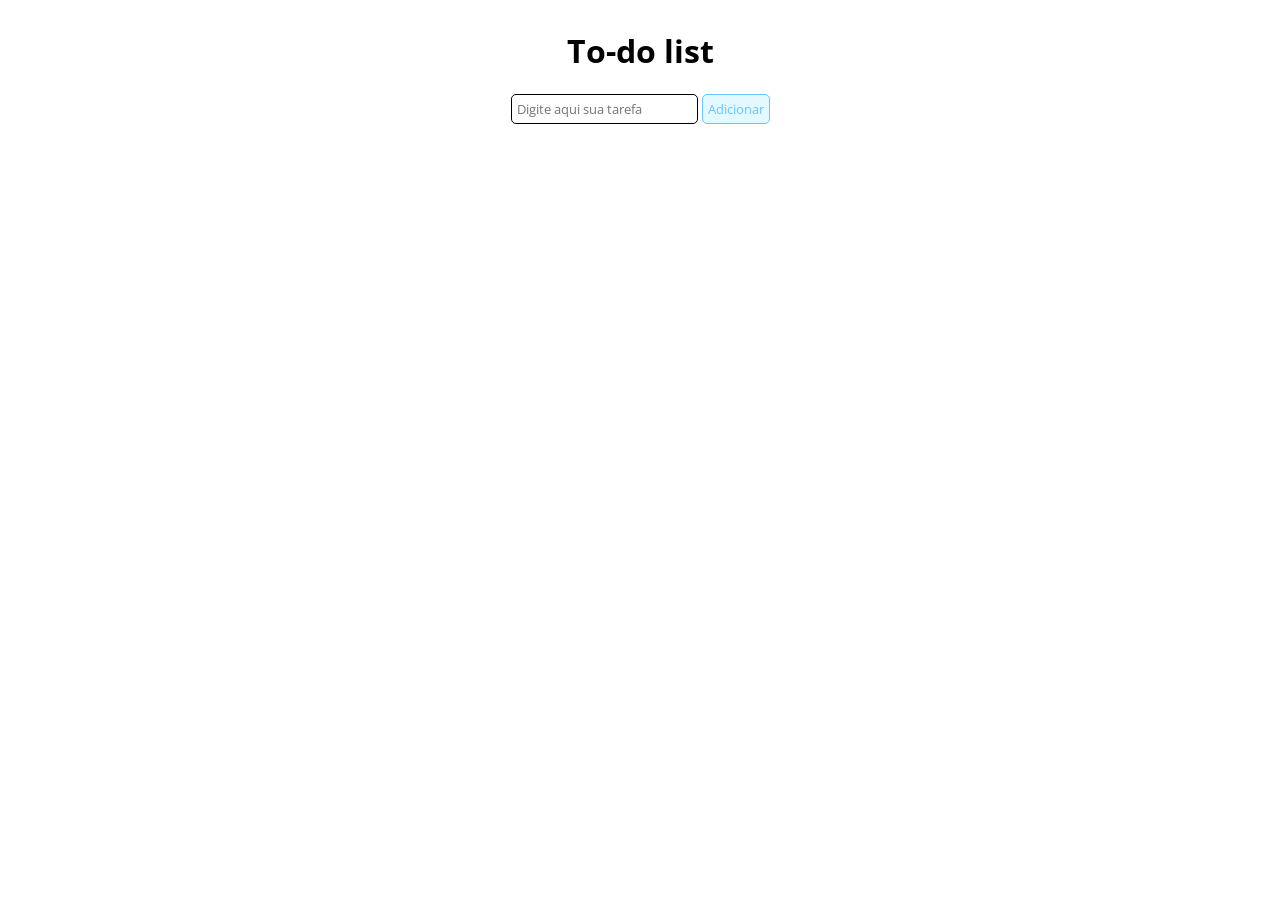
<file: JAVASCRIPT-FORK-UTILIZADO-NO-APRENDIZADO-TQI/introducao-ao-javascript/to-do list/index.html>
<!DOCTYPE html>
<html lang="en">
<head>
    <meta charset="UTF-8">
    <meta name="viewport" content="width=device-width, initial-scale=1.0">
    <link rel="stylesheet" href="assets/styles.css" />
    <title>To-do list</title>
</head>
<body>
    <h1>To-do list</h1>
    <div id="list">
        <form id="task-form">
            <input id="task-input" name="tarefa" type="text" placeholder="Digite aqui sua tarefa" />
            <button type="submit">Adicionar</button>
        </form>
        <div id="tasks"></div>
    </div>
    <script src="assets/scripts.js"></script>
</body>
</html>
</file>
<file: projeto-semana-06-turma-05-starter/assets/styles.css>
html,
body {
  margin: 0;
  padding: 0;
  border: none;
  box-sizing: border-box;
  font-family: 'Roboto', sans-serif;
}

.header {
  background-image: url('./images/header-bg.png');
  background-position: right top;
  background-repeat: no-repeat;
  height: 100vh;
  display: flex;
  flex-direction: column;
  justify-content: center;
}

.navbar {
  position: fixed;
  top: 0;
  width: 100%;
  padding: 12px 0;
}

.navbar .container {
  display: flex;
  justify-content: space-between;
  align-items: center;
}

.navbar-links {
  display: flex;
  gap: 60px;
}

.link {
  text-decoration: none;
  font-size: 14px;
  line-height: 24px;
  color: #505f98;
}

.logo {
  font-weight: 900;
  font-size: 26px;
  line-height: 38px;
  color: #37447e;
}

.container {
  max-width: 1110px;
  width: 100%;
  margin: 0 auto;
}

.intro {
  width: 50%;
}

.intro-title {
  font-size: 50px;
  line-height: 66px;
  color: #091133;
  margin-bottom: 20px;
}

.intro-description {
  font-size: 18px;
  line-height: 30px;
  color: #505f98;
  margin-bottom: 69px;
}

.intro-buttons {
  display: flex;
  gap: 30px;
}

.button {
  line-height: 26px;
  font-size: 16px;
  border: 2px solid #111b47;
  border-radius: 2px;
  min-width: 189px;
}

.button__primary {
  background-color: #111b47;
  color: white;
}

.button__outlined {
  background-color: transparent;
  color: #091133;
}

.sad-woman {
  display: flex;
  gap: 30px;
  align-items: center;
  padding: 109px 0;
}

.sad-woman-blocks {
  display: flex;
  gap: 30px;
}

.sad-woman-content-title {
  font-size: 36px;
  line-height: 48px;
  color: #091133;
}

.sad-woman-content-description {
  font-size: 16px;
  line-height: 26px;
  color: #6f7cb2;
  padding-bottom: 80px;
}

.sad-woman-blocks-item-title {
  font-size: 16px;
  line-height: 26px;
  color: #091133;
}

.sad-woman-blocks-item-description {
  font-size: 12px;
  line-height: 18px;
  color: #5d6970;
}
</file>
<file: JAVASCRIPT-FORK-UTILIZADO-NO-APRENDIZADO-TQI/DOM/assets/css/styles.css>
@import url('https://fonts.googleapis.com/css2?family=Quicksand:wght@300;400;600&display=swap');

body {
	background-color: #e5e8e8;
	color: #4e545c;
	margin: 0;
	font-family: 'Quicksand';
}

body.dark-mode {
	background-color: #000401;
	color: #e5e8e8;
}

main {
	height: 100vh;
	width: 100%;
	display: flex;
	flex-direction: column;
	align-items: center;
	justify-content: center;
}

footer {
	width: 100%;
	background-color: #4e545c;
	padding: 16px;
	color: #e5e8e8;
	position: fixed;
	bottom: 0;
	text-align: center;
	font-weight: 400;
}

footer.dark-mode {
	background-color: #8d9797;
	color: #000401;
}

button {
	border-radius: 40px;
	font-size: 1.5rem;
	height: 60px;
	width: 200px;
	border: none;
	background-color: #4e545c;
	color: #e5e8e8;
	transition: all 0.5s linear;
}

button:hover {
	background-color: #000401;
}

button.dark-mode {
	background-color: #e5e8e8;
	color: #4e545c;
}

button.dark-mode:hover {
	background-color: #4e545c;
	color: #e5e8e8;
}
</file>
<file: Modulo-JS-FullSTACK-TQI-APRENDIZADO/atividadeManipulandoDOM/assets/css/styles.css>
@import url('https://fonts.googleapis.com/css2?family=Quicksand:wght@300;400;600&display=swap');

body {
	background-color: #e5e8e8;
	color: #4e545c;
	margin: 0;
	font-family: 'Quicksand';
}

body.dark-mode {
	background-color: #000401;
	color: #e5e8e8;
}

main {
	height: 100vh;
	width: 100%;
	display: flex;
	flex-direction: column;
	align-items: center;
	justify-content: center;
}

footer {
	width: 100%;
	background-color: #4e545c;
	padding: 16px;
	color: #e5e8e8;
	position: fixed;
	bottom: 0;
	text-align: center;
	font-weight: 400;
}

footer.dark-mode {
	background-color: #8d9797;
	color: #000401;
}

button {
	border-radius: 40px;
	font-size: 1.5rem;
	height: 60px;
	width: 200px;
	border: none;
	background-color: #4e545c;
	color: #e5e8e8;
	transition: all 0.5s linear;
}

button:hover {
	background-color: #000401;
}

button.dark-mode {
	background-color: #e5e8e8;
	color: #4e545c;
}

button.dark-mode:hover {
	background-color: #4e545c;
	color: #e5e8e8;
}
</file>
<file: Modulo-JS-FullSTACK-TQI-APRENDIZADO/Jogo Da Memoria/style.css>
* {
  padding: 0;
  margin: 0;
  box-sizing: border-box;
}

body {
  height: 100vh;
  display: flex;
  background-color: rgb(188, 248, 228);
}

.memory-game {
  height: 640px;
  width: 640px;
  margin: auto;
  display: flex;
  flex-wrap: wrap;
  perspective: 1000px; /* perspectiva do usuario no eixo z, quanto maior, maior o efeito da perspectiva */
}

.card {
  height: calc( 33.333% - 10px);
  width: calc(25% - 10px);
  margin: 5px;
  position: relative;
  box-shadow: 1px 1px 1px rgba(0,0,0,.3);
  cursor: pointer;
  transform: scale(1);
  transform-style: preserve-3d; /* adiciona perspectiva 3d, para que o elemento nao fique achatada no plano */
  transition: transform .9s; /* adiciona efeito de movimento ao flip do card */
}

.card:active{
  transform: scale(0.97);
  transition: transform .2s;
}

.card-front,
.card-back {
width: 100%;
height: 100%;
padding: 20px;
position: absolute;
border-radius: 5px;
background: rgb(92, 187, 182);
backface-visibility: hidden; /* todo elemento tem uma frente e um verso (ao contrario, como um espelho.) essa propriedade retira o verso */
}

.card-front {
  transform: rotateY(180deg); /* antes, o verso aparecia transparente, pois ambas as imagens tem position absolute, ao girar no eixo Y, elas ficaram com os versos virados */
}

/* flip card animation */

.card.flip {
  transform: rotateY(180deg);
}
</file>
<file: JAVASCRIPT-FORK-UTILIZADO-NO-APRENDIZADO-TQI/introducao-ao-javascript/contador/assets/styles.css>
@import url('https://fonts.googleapis.com/css2?family=Open+Sans:wght@300;600&display=swap');

* {
    font-family: 'Open Sans', sans-serif;
}

body {
    display: flex;
    align-items: center;
    justify-content: center;
    flex-direction: column;
    background-color: rgb(177, 225, 255);
}

button {
    height: 40px;
    width: 40px;
    border-radius: 50%;
    border: 2px solid lightcoral;
    background-color: rgb(241, 214, 214);
    color: lightcoral;
    font-size: 16pt;
    font-weight: 600;
    text-align: center;
}

#counter {
    display: flex;
}

#currentNumber {
    display: flex;
    align-items: center;
    margin: 0 20px;
    font-size: 16pt;
}
</file>
<file: JAVASCRIPT-FORK-UTILIZADO-NO-APRENDIZADO-TQI/introducao-ao-javascript/to-do list/assets/styles.css>
@import url("https://fonts.googleapis.com/css2?family=Open+Sans:wght@300;600&display=swap");

* {
  font-family: "Open Sans", sans-serif;
}

body {
  display: flex;
  align-items: center;
  justify-content: center;
  flex-direction: column;
}

button {
  border: 1px solid rgb(105, 197, 255);
  border-radius: 5px;
  background-color: rgb(227, 248, 255);
  color: rgb(105, 197, 255);
  text-align: center;
  padding: 5px;
}

input[type="text"] {
  padding: 5px;
  border-radius: 5px;
  border: 1px solid black;
}

#tasks {
  display: flex;
  flex-direction: column;
  margin-top: 20px;
}

.task-item {
  display: flex;
  align-items: center;
  margin-bottom: 10px;
}

:checked + label {
  text-decoration: line-through;
  color: grey;
}
</file>
